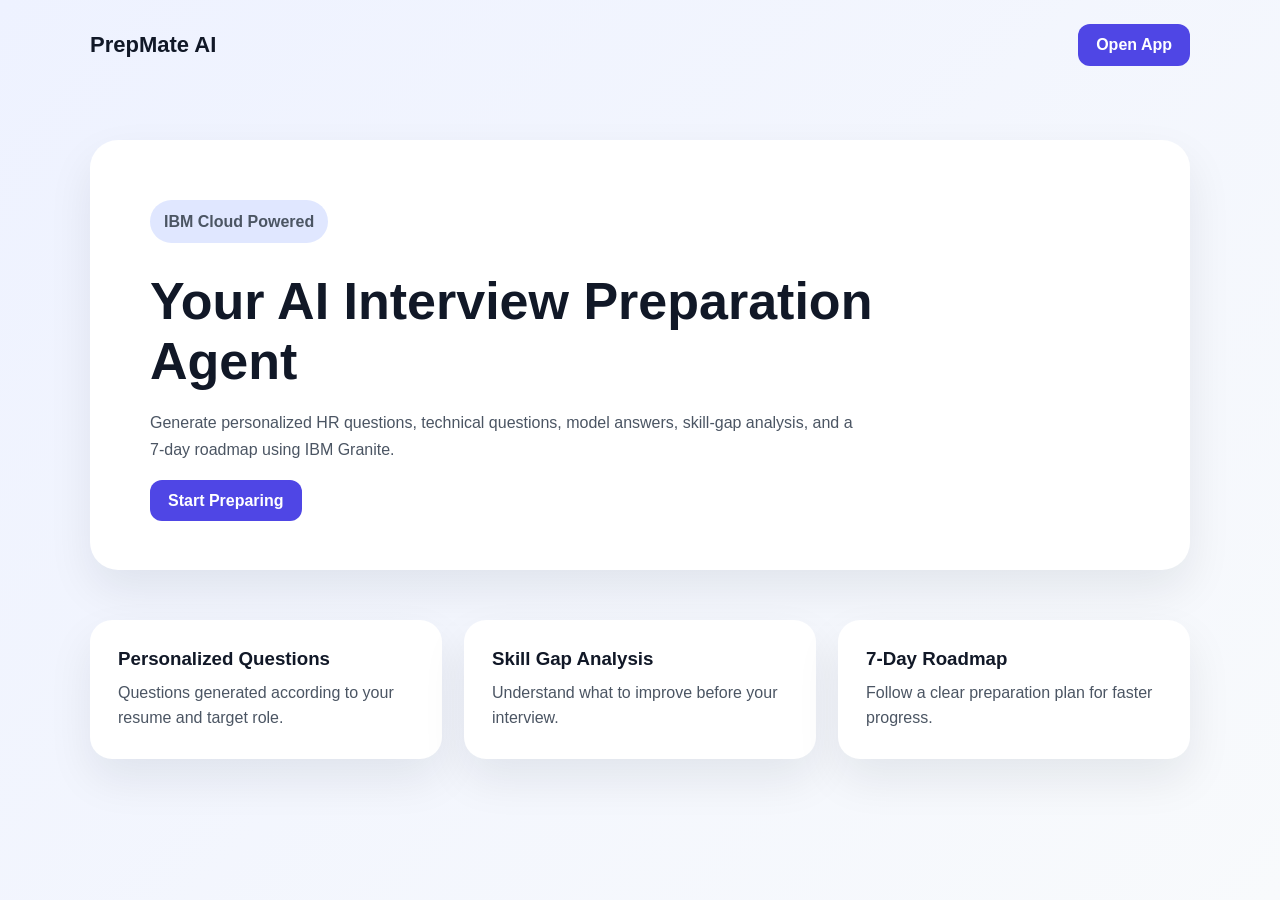
<file: frontend/index.html>
<!DOCTYPE html>
<html lang="en">
<head>
  <meta charset="UTF-8" />
  <meta name="viewport" content="width=device-width, initial-scale=1.0" />
  <title>PrepMate AI</title>
  <link rel="stylesheet" href="assets/css/style.css" />
</head>
<body>
  <nav class="navbar">
    <div class="logo">PrepMate AI</div>
    <a href="dashboard.html">Open App</a>
  </nav>

  <section class="hero">
    <div>
      <p class="badge">IBM Cloud Powered</p>
      <h1>Your AI Interview Preparation Agent</h1>
      <p>Generate personalized HR questions, technical questions, model answers, skill-gap analysis, and a 7-day roadmap using IBM Granite.</p>
      <a class="button" href="dashboard.html">Start Preparing</a>
    </div>
  </section>

  <section class="features">
    <div class="feature-card">
      <h3>Personalized Questions</h3>
      <p>Questions generated according to your resume and target role.</p>
    </div>
    <div class="feature-card">
      <h3>Skill Gap Analysis</h3>
      <p>Understand what to improve before your interview.</p>
    </div>
    <div class="feature-card">
      <h3>7-Day Roadmap</h3>
      <p>Follow a clear preparation plan for faster progress.</p>
    </div>
  </section>
</body>
</html>
</file>
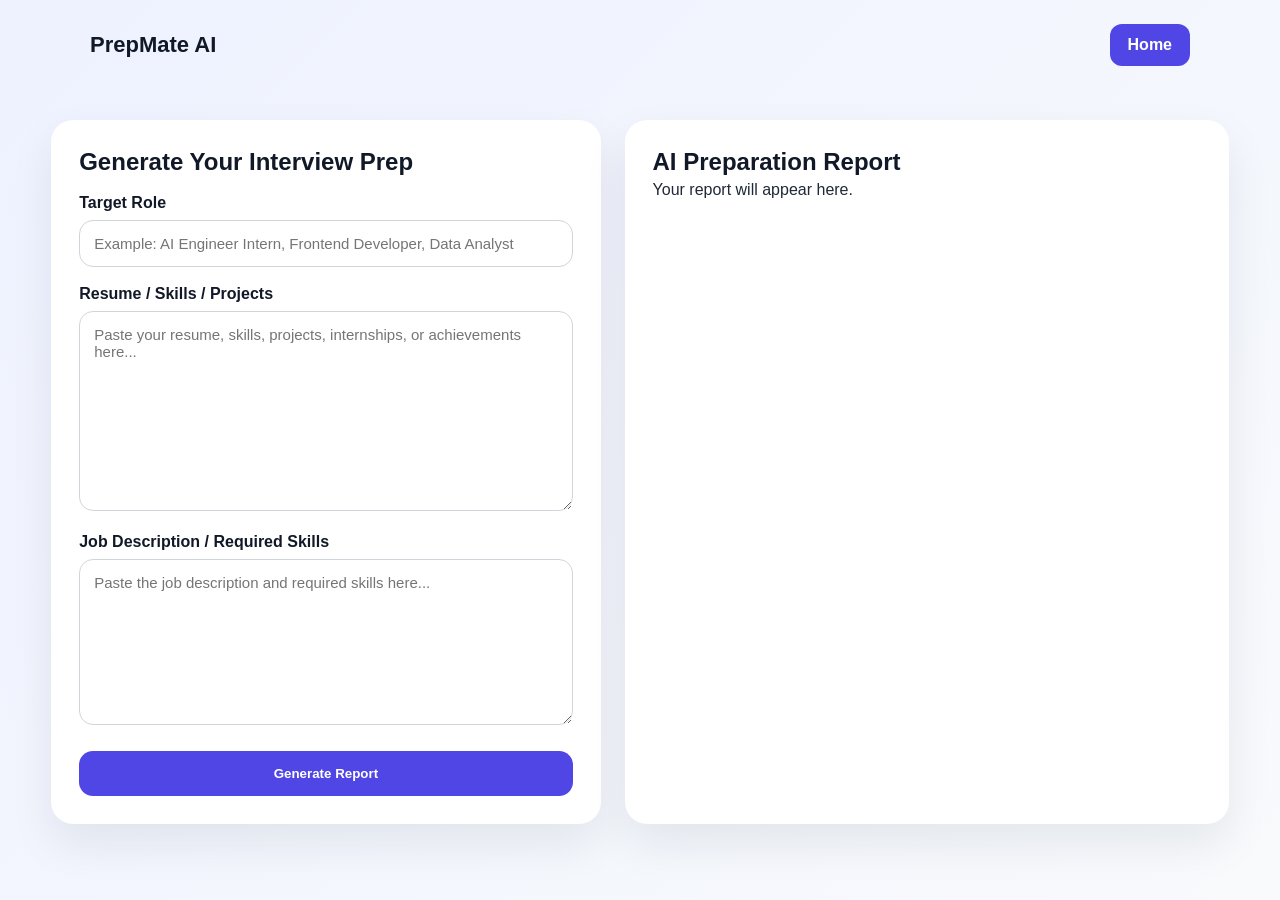
<file: frontend/dashboard.html>
<!DOCTYPE html>
<html lang="en">
<head>
  <meta charset="UTF-8" />
  <meta name="viewport" content="width=device-width, initial-scale=1.0" />
  <title>PrepMate AI Dashboard</title>
  <link rel="stylesheet" href="assets/css/style.css" />
</head>
<body>
  <nav class="navbar">
    <div class="logo">PrepMate AI</div>
    <a href="index.html">Home</a>
  </nav>

  <main class="app-container">
    <section class="input-panel">
      <h2>Generate Your Interview Prep</h2>

      <label for="role">Target Role</label>
      <input
        id="role"
        type="text"
        placeholder="Example: AI Engineer Intern, Frontend Developer, Data Analyst"
      />

      <label for="resume">Resume / Skills / Projects</label>
      <textarea
        id="resume"
        rows="10"
        placeholder="Paste your resume, skills, projects, internships, or achievements here..."
      ></textarea>

      <label for="jobDescription">Job Description / Required Skills</label>
      <textarea
        id="jobDescription"
        rows="8"
        placeholder="Paste the job description and required skills here..."
      ></textarea>

      <button onclick="generatePrep()">Generate Report</button>
    </section>

    <section class="output-panel">
      <h2>AI Preparation Report</h2>
      <pre id="result">Your report will appear here.</pre>
    </section>
  </main>

  <script src="assets/js/app.js"></script>
</body>
</html>
</file>
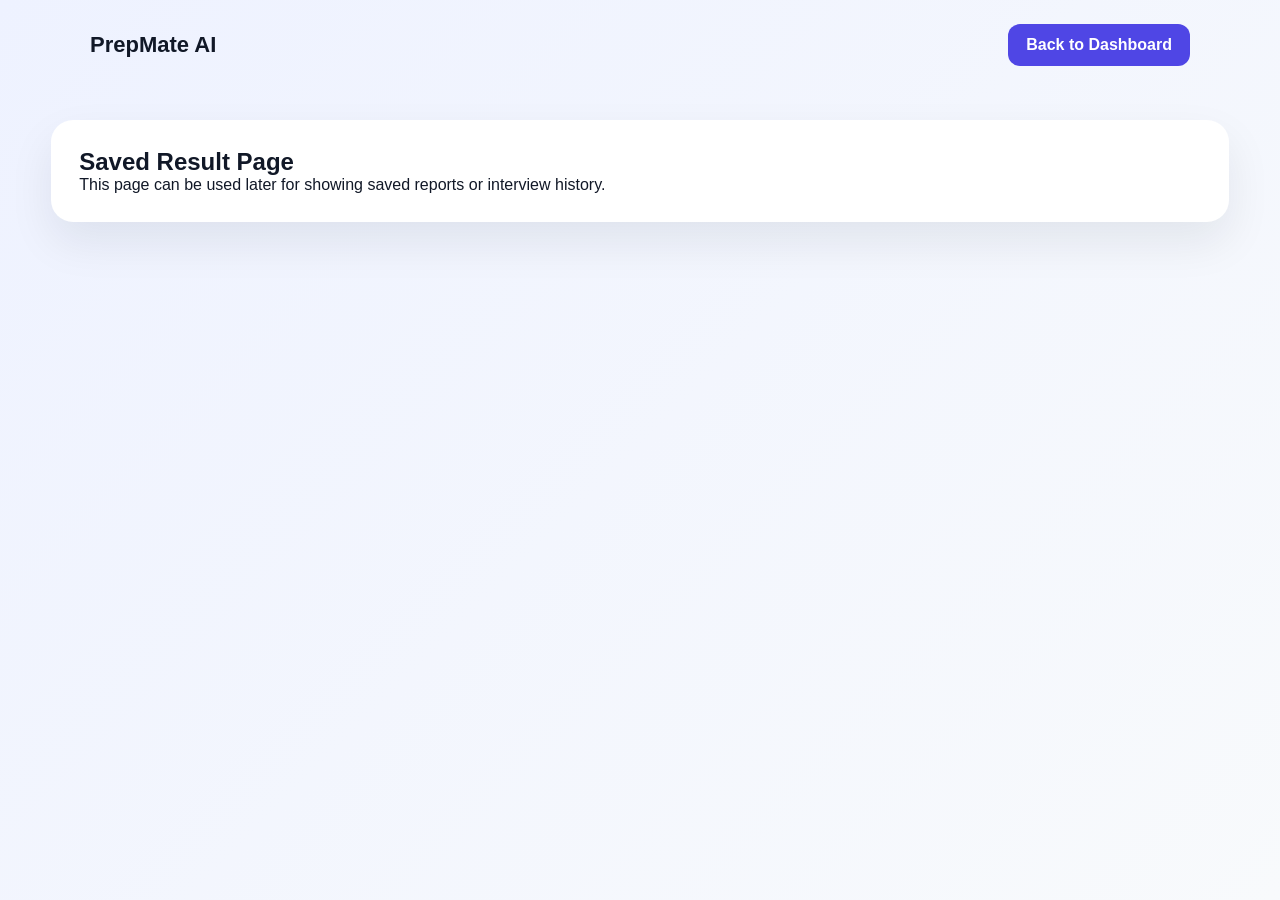
<file: frontend/results.html>
<!DOCTYPE html>
<html lang="en">
<head>
  <meta charset="UTF-8" />
  <meta name="viewport" content="width=device-width, initial-scale=1.0" />
  <title>PrepMate AI Results</title>
  <link rel="stylesheet" href="assets/css/style.css" />
</head>
<body>
  <nav class="navbar">
    <div class="logo">PrepMate AI</div>
    <a href="dashboard.html">Back to Dashboard</a>
  </nav>
  <main class="app-container">
    <section class="output-panel full">
      <h2>Saved Result Page</h2>
      <p>This page can be used later for showing saved reports or interview history.</p>
    </section>
  </main>
</body>
</html>
</file>
<file: frontend/assets/css/style.css>
* {
  box-sizing: border-box;
  margin: 0;
  padding: 0;
  font-family: Arial, sans-serif;
}

body {
  background: linear-gradient(135deg, #eef2ff, #f8fafc);
  color: #111827;
  min-height: 100vh;
}

.navbar {
  width: min(1100px, 92%);
  margin: auto;
  padding: 24px 0;
  display: flex;
  justify-content: space-between;
  align-items: center;
}

.logo {
  font-weight: 800;
  font-size: 22px;
}

.navbar a,
.button {
  text-decoration: none;
  background: #4f46e5;
  color: white;
  padding: 12px 18px;
  border-radius: 12px;
  font-weight: bold;
}

.hero {
  width: min(1100px, 92%);
  margin: 50px auto;
  background: white;
  border-radius: 28px;
  padding: 60px;
  box-shadow: 0 20px 45px rgba(15, 23, 42, 0.08);
}

.badge {
  display: inline-block;
  background: #e0e7ff;
  color: #3730a3;
  padding: 8px 14px;
  border-radius: 999px;
  margin-bottom: 18px;
  font-weight: bold;
}

.hero h1 {
  font-size: 52px;
  max-width: 750px;
  margin-bottom: 18px;
}

.hero p {
  max-width: 720px;
  color: #4b5563;
  line-height: 1.7;
  margin-bottom: 28px;
}

.features {
  width: min(1100px, 92%);
  margin: 30px auto;
  display: grid;
  grid-template-columns: repeat(3, 1fr);
  gap: 22px;
}

.feature-card,
.input-panel,
.output-panel {
  background: white;
  border-radius: 22px;
  padding: 28px;
  box-shadow: 0 20px 45px rgba(15, 23, 42, 0.08);
}

.feature-card h3 {
  margin-bottom: 10px;
}

.feature-card p {
  color: #4b5563;
  line-height: 1.6;
}

.app-container {
  width: min(1200px, 92%);
  margin: 30px auto;
  display: grid;
  grid-template-columns: 1fr 1.1fr;
  gap: 24px;
}

.full {
  grid-column: 1 / -1;
}

label {
  display: block;
  margin-top: 18px;
  margin-bottom: 8px;
  font-weight: bold;
}

input,
textarea {
  width: 100%;
  padding: 14px;
  border: 1px solid #d1d5db;
  border-radius: 14px;
  font-size: 15px;
  outline: none;
}

input:focus,
textarea:focus {
  border-color: #4f46e5;
}

button {
  width: 100%;
  margin-top: 22px;
  padding: 15px;
  border: 0;
  border-radius: 14px;
  background: #4f46e5;
  color: white;
  font-weight: bold;
  cursor: pointer;
}

button:hover,
.navbar a:hover,
.button:hover {
  background: #4338ca;
}

pre {
  white-space: pre-wrap;
  line-height: 1.7;
  color: #1f2937;
}

@media (max-width: 800px) {
  .hero {
    padding: 34px;
  }

  .hero h1 {
    font-size: 34px;
  }

  .features,
  .app-container {
    grid-template-columns: 1fr;
  }
}
</file>
